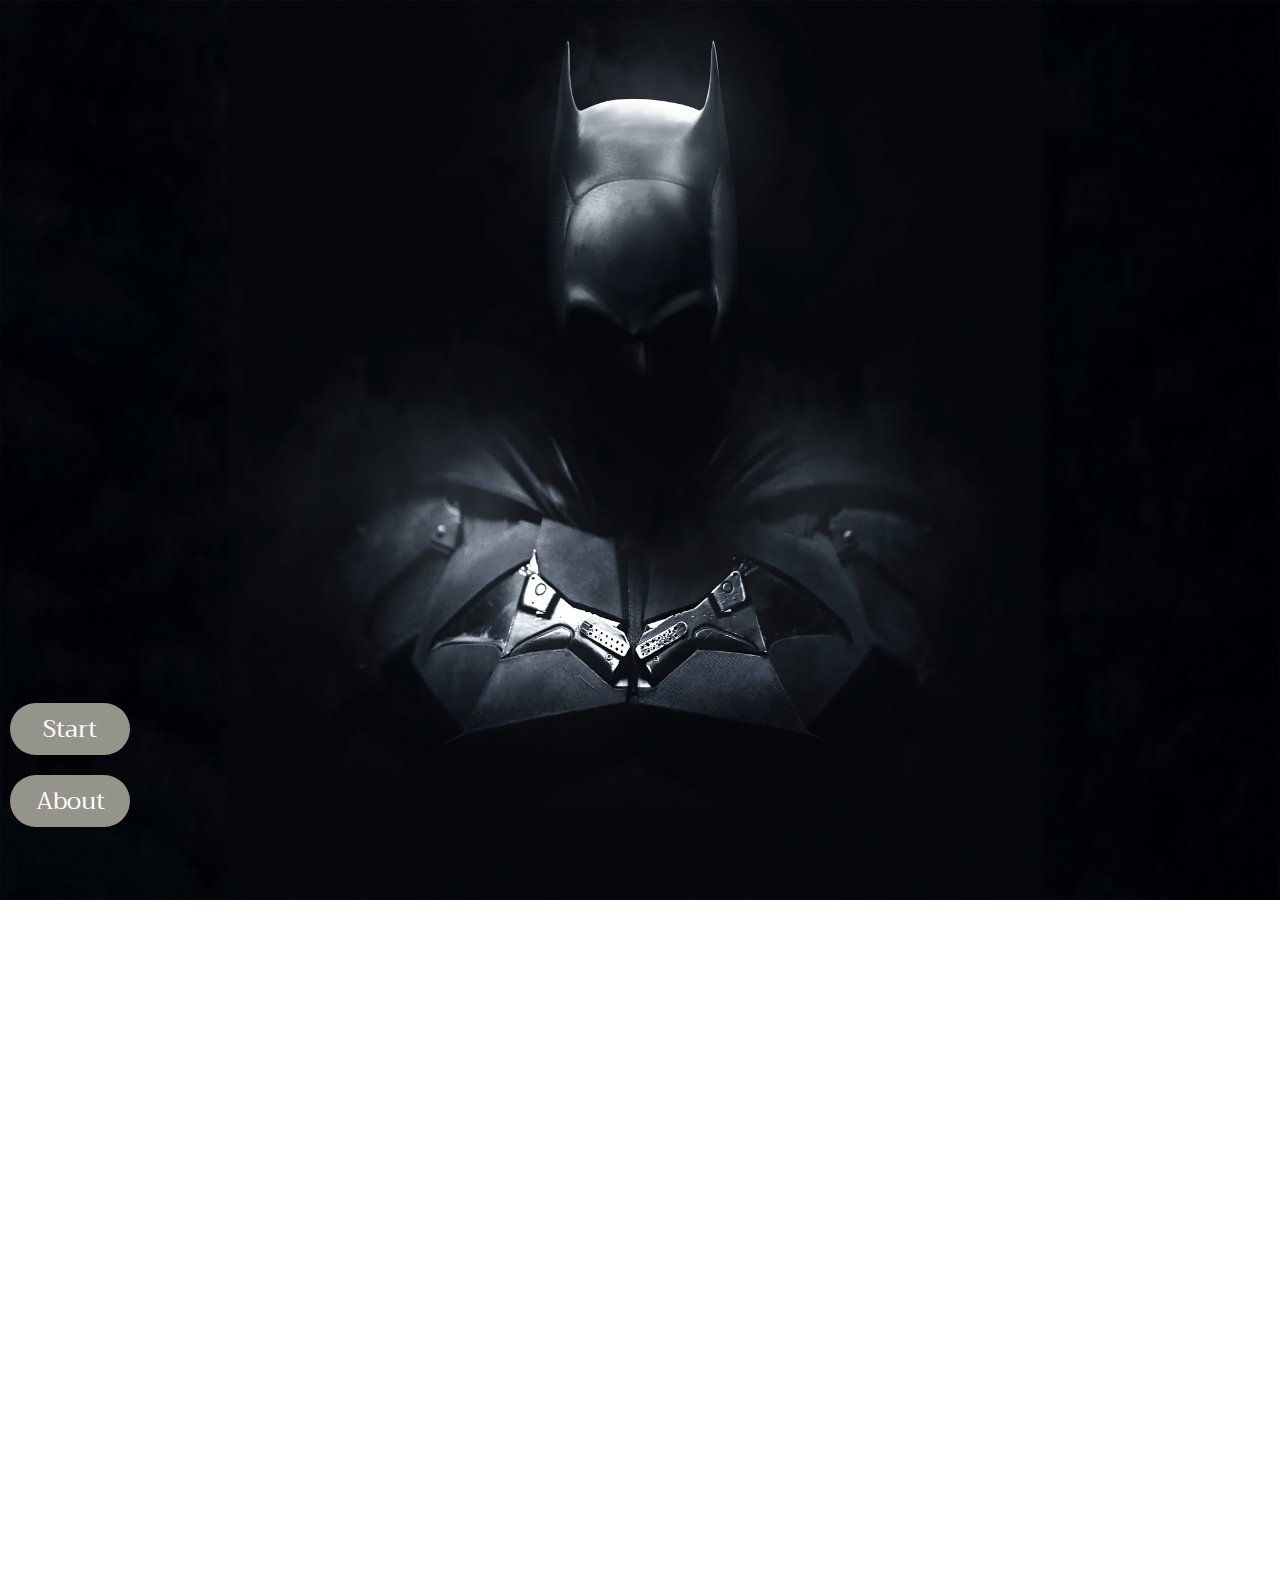
<file: index.html>
<!DOCTYPE html>
<html lang="en">
<head>
    <meta charset="UTF-8">
    <meta http-equiv="X-UA-Compatible" content="IE=edge">
    <meta name="viewport" content="width=device-width, initial-scale=1.0">
    <title>Start Page</title>
    <link rel="stylesheet" href="style.css">
</head>
<body >
<div id="page1">
<div class="flex">
 <div class="button" onclick="location.href='playername.html'"><p class="page1-text">Start</p></div>   
 <div class="button" onclick="location.href='aboutus.html'"><p class="page1-text">About</p></div>   

</div>   
</div>
<!-- <script src="app.js"></script> -->
</body>
</html>
</file>
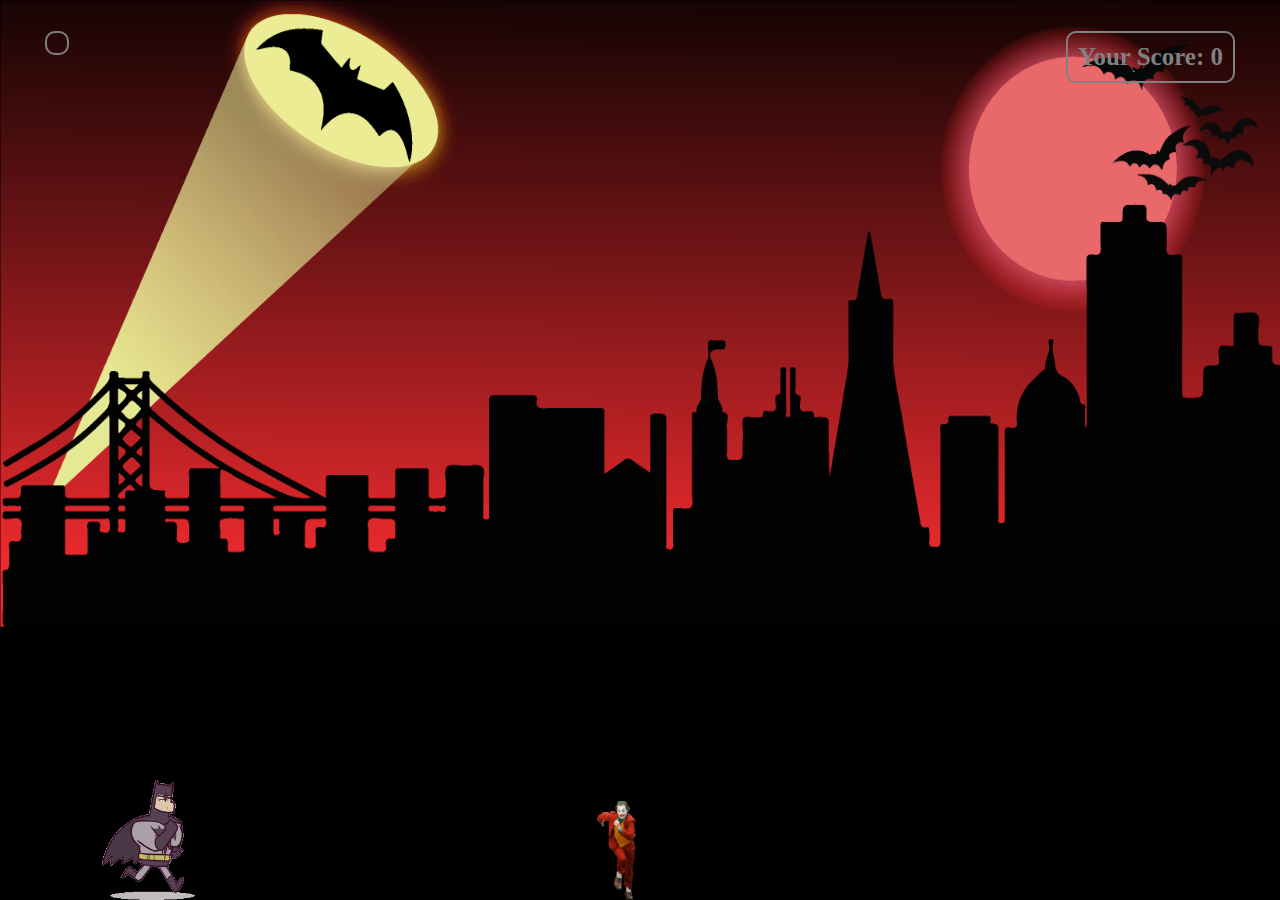
<file: game.html>
<!DOCTYPE html>
<html lang="en">
    <head>
        <meta charset="UTF-8" />
        <meta http-equiv="X-UA-Compatible" content="IE=edge" />
        <meta name="viewport" content="width=device-width, initial-scale=1.0" />
        <title>The Dinosaur Game</title>
        <link rel="stylesheet" href="game.css" />
    </head>
    <body>
        <div class="gameContainer">
            <div class="gameOver">Game Over</div>
            <div class="batman"></div>
            <div id="scoreCont">Your Score: 0</div>  
            <div id="namegame">Player Name</div>  
            <div class="obstacle obstacleanimation"></div>
        </div>
        <script src="app.js"></script>
    
    <script>
        var UserId1=localStorage.getItem("UserId",name)
        console.log(UserId1)
        var namegame=document.getElementById("namegame")
        namegame.innerHTML=UserId1
    </script>
    </body>
</html>
</file>
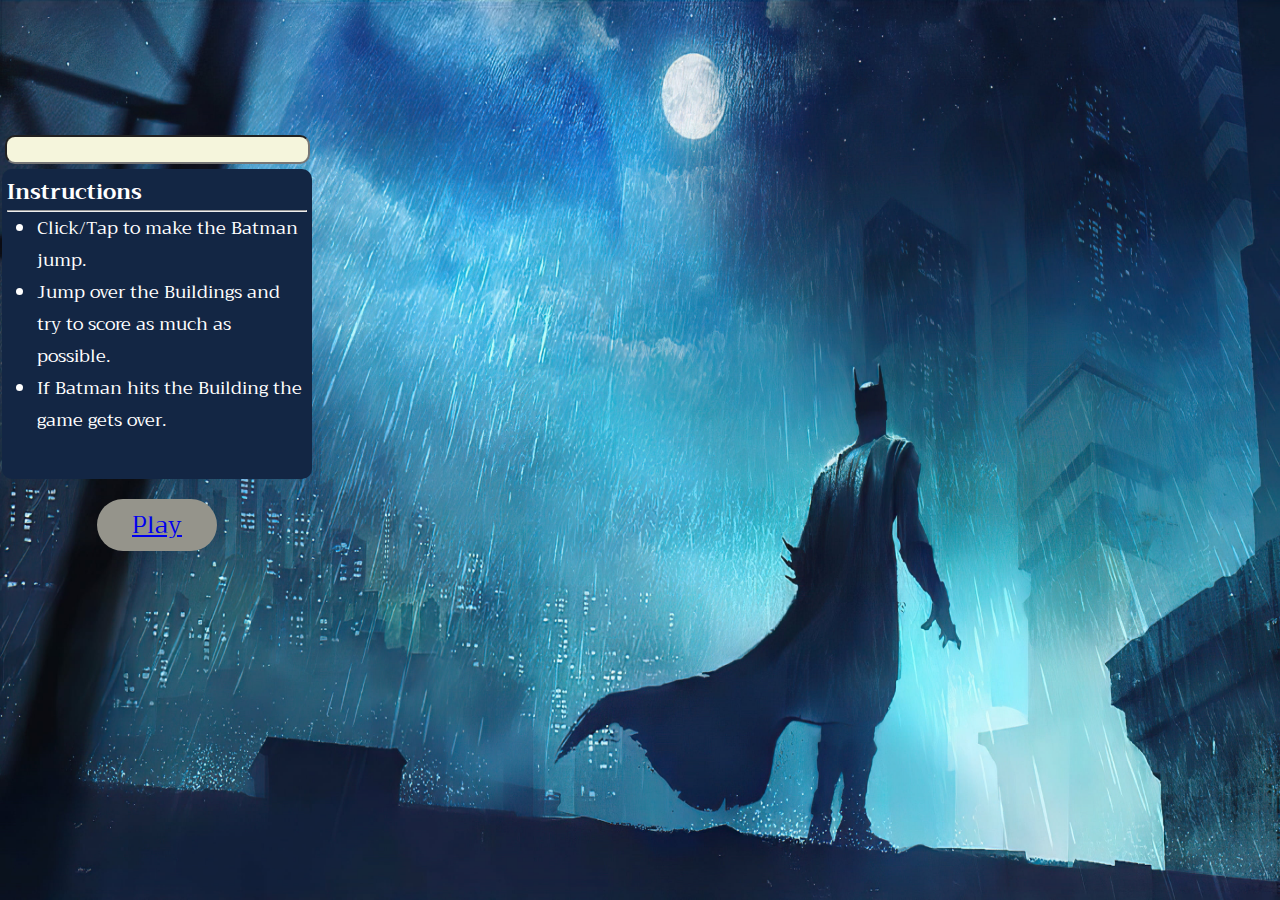
<file: playername.html>
<!DOCTYPE html>
<html lang="en">
<head>
    <meta charset="UTF-8">
    <meta http-equiv="X-UA-Compatible" content="IE=edge">
    <meta name="viewport" content="width=device-width, initial-scale=1.0">
    <title>Play Game Page</title>
    <link rel="stylesheet" href="style.css">
</head>
<body>
    <div id="page2">
<div class="flex2">
 <!-- <div id="playername"><p>Enter your Name</p></div>    -->
<input type="text" id="name" class="name">

 <div id="instructions">
    <h3>Instructions</h3>
    <hr>
    <ul>
<li>Click/Tap to make the Batman jump.</li>
<li>Jump over the Buildings and try to score as much as possible.</li>
<li>If Batman hits the Building the game gets over.</li>
    </ul>
 </div>   
 <div class="button" id="button" onclick="username()"> <a href="./game.html"> Play</a><p class="page2-text"></p></div>   

</div>   
</div>
<script src="app.js"></script>

<script>
    function username(){
    var name=document.getElementById("name").value
    var userinput=localStorage.setItem("UserId",name)
    console.log(name)}
</script>
</body>
</html>
</file>
<file: style.css>
@import url("https://fonts.googleapis.com/css?family=Audiowide|Sofia|Trirong");

*{
margin: 0;
padding: 0;
}
#page1{
    background-image: url('./assets/page1-bg.jpg');
    
    background-repeat: no-repeat;
    background-size: 100vw 100vh;
    width: 100%;
    height: 100vh;
    justify-items: baseline;
    padding-top: 77vh;
}
.button {
    background-color: #95948B;
    color: white;
    padding: 5px;
    text-align: center;
    justify-content: center;
    display: flexbox;
    margin: 10px;
    font-size: 16px;
    border-radius: 30px;
    width: 110px;
    font-size: x-large;
    font-family: "Trirong", serif;
    transition-duration: 0.4s;
    

  }
.button:hover {
    background-color: aliceblue;
    color: black;
    /* opacity: 0.6; */
  }
  .button:active {
    background-color: #132644;
    box-shadow: 0 5px #666;
    transform: translateY(4px);
  }

.flex{
display: flex;
flex-direction: column;
 align-items: center; 
 height: 100vh;
}





/* playername.html CSS part */
#page2{
  
    background-image: url('./assets/page2-bg.jpg');
    
    background-repeat: no-repeat;
    background-size: 100vw 100vh;
    width: 100%;
    height: 85vh;
    justify-items: baseline;
    padding-top: 15vh;
}
/* #playername{ */
    /* background-color: #3C5E71; */
    /* border: none; */
    /* color: white; */
    /* padding: 2px; */
    /* text-align: center; */
    
    /* justify-content: center; */
    /* text-decoration: none; */
    /* display: inline-block; */
    /* font-size: 10px; */
    /* margin: 10px 2px; */
    /* margin-top: 5px;  */
    /* border-radius: 10px; */
    /* height: 40px; */
    /* width: 400px; */
    /* font-size: x-large;
    font-family: "Trirong", serif; */

/* } */
#name{
width: 305px;
padding: 5px;  
box-sizing: border-box;
border-radius: 10px;
background-color: beige;
color: rgb(7, 1, 1);
}
#instructions{
    background-color: #132644;
    border: none;
    color: white;
    padding: 2px;
    text-decoration: none;
    display: inline-block;
    font-size: 10px;
    margin: 10px 2px;
    margin-top: 5px;
    border-radius: 10px;
    height: 300px;
    width: 300px;
    font-size: large;
    font-family: "Trirong", serif;
    display: flex;
    flex-direction: column;  
    padding: 5px;
    
} 
ul{
    margin-left: 30px;  
} 
.flex2{
display: flex;
flex-direction: column;
align-items: center;
justify-items: flex-end;

}
</file>
<file: game.css>
*{
    margin: 0;
    padding: 0;
}
body{
    background-color: black;
    overflow: hidden;
}
.gameContainer{
background-image: url(./assets/gamebg.png);
background-repeat: no-repeat;
background-size: 205vh 49vw;
width: 100%;
height: 100vh;
}
.batman{
    background-image: url(./assets/batman-dc.gif);
    background-repeat: no-repeat;
    background-size: cover;
    /* background-color: aqua; */
    width: 160px; 
    height: 150px; 
    position: absolute;
    bottom: 0;
    left: 52px;
}
.obstacle{
    background-image: url(./assets/joker.gif);
    background-repeat: no-repeat;
    background-size: cover;
    width: 80px;
    height: 110px;
    position: absolute;
    bottom: 0;
    left: 44vw;
}
.gameOver{
    visibility: hidden;
    position: relative;
    top:63px;
    font-size: 73px;
    text-align: center; 
    font-family: "Trirong", serif;
}
#scoreCont{
    font-size: 25px;
    color: grey;
    font-weight: bold;
    position: absolute;
    right: 45px;
    top: 31px;
    border: 2px solid grey;
    padding: 10px;
    font-family: "Trirong", serif;
    border-radius: 10px;
}
#namegame{
    font-size: 25px;
    color: grey;
    font-weight: bold;
    position: absolute;
    left: 45px;
    top: 31px;
    border: 2px solid grey;
    padding: 10px;
    font-family: "Trirong", serif;
    border-radius: 10px;
}
.animatebatman{
    animation: batman 0.6s linear;
}
.obstacleanimation{
    animation: obstacleanimation 5s linear infinite;
}
@keyframes batman{
    0%{
        bottom: 0;
        /* left: 10vw; */
    }
    50%{
        bottom: 422px;
        

    }
    100%{
        bottom: 0;
        /* left: 100p x; */
        /* left: 100vw; */
    }
}
@keyframes obstacleanimation{
    0%{
        left: 100vw;
    }
    100%{
        left: -10vw;
    }
}
</file>
